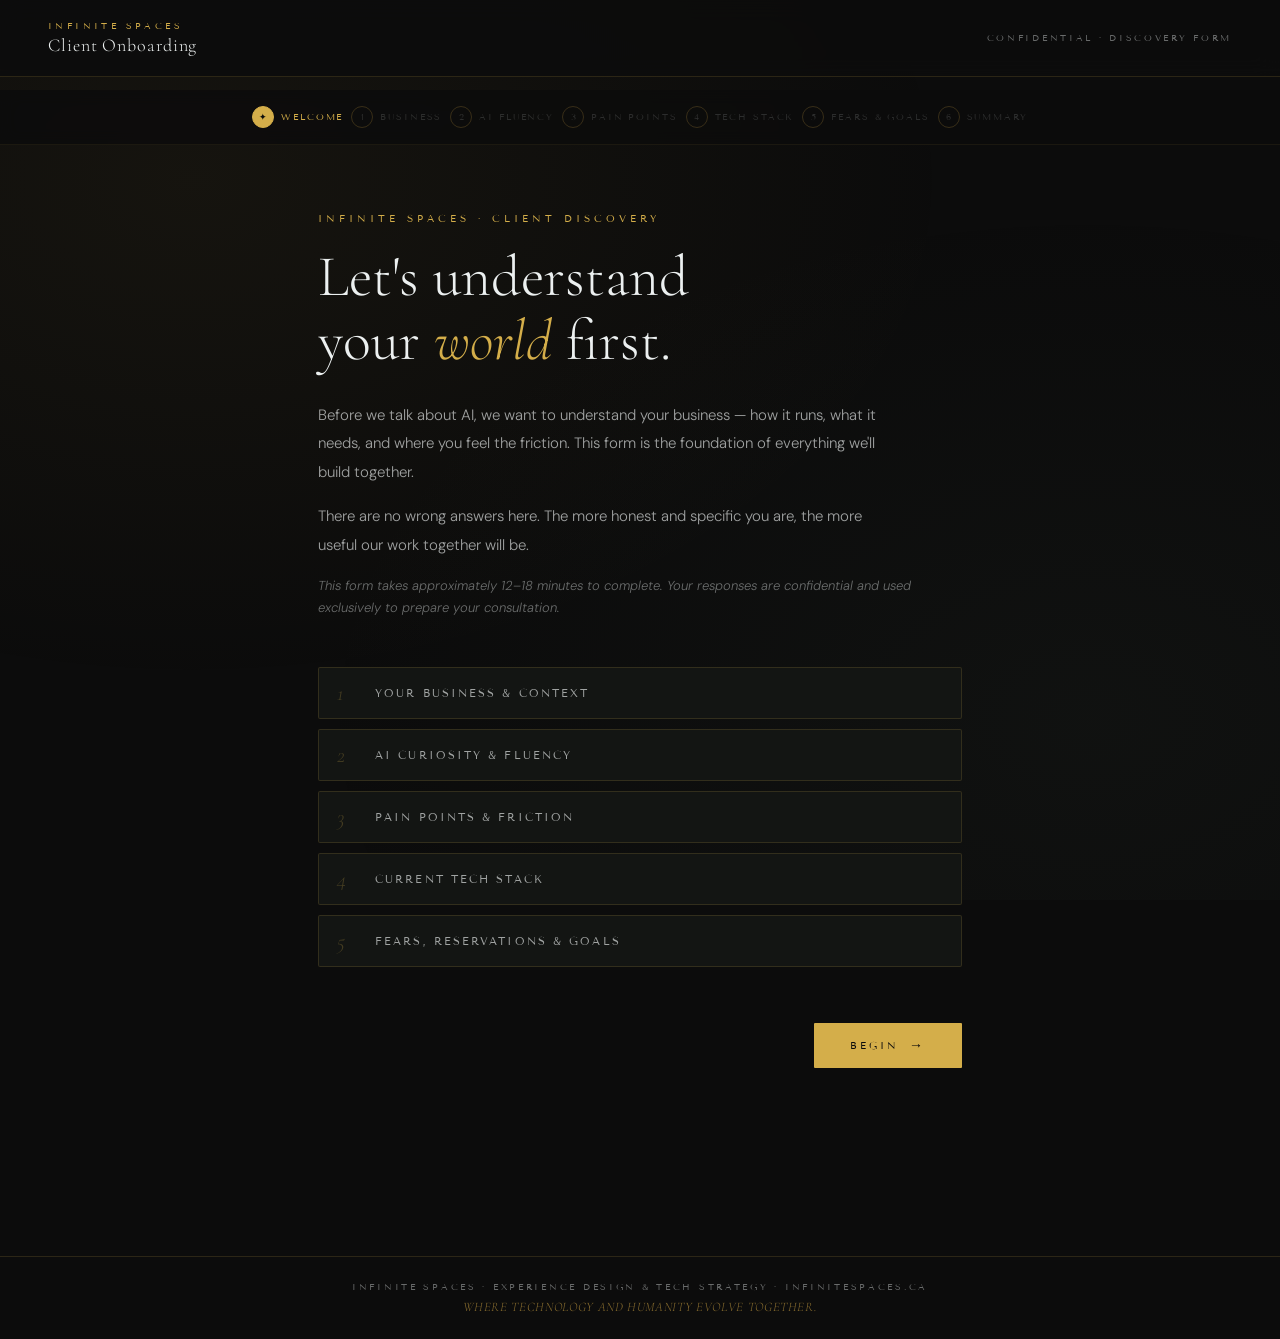
<file: public/welcome.html>
<!DOCTYPE html>
<html lang="en">
<head>
<meta charset="UTF-8"/>
<meta name="viewport" content="width=device-width, initial-scale=1.0"/>
<title>Client Onboarding — Infinite Spaces</title>
<link href="https://fonts.googleapis.com/css2?family=Cormorant+Garamond:ital,wght@0,300;0,400;0,600;1,300;1,400;1,600&family=Tenor+Sans&family=DM+Sans:ital,wght@0,300;0,400;1,300&display=swap" rel="stylesheet"/>
<style>
:root {
  --gold: #d4ae4a;
  --gold-deep: #8a6e2f;
  --gold-dim: rgba(212,174,74,0.12);
  --gold-glow: rgba(212,174,74,0.25);
  --sage: #4a5e4f;
  --sage-mid: #6b8c72;
  --chrome: #ecf0f0;
  --near-black: #0c0c0c;
  --surface: #131513;
  --surface-2: #1a1d1a;
  --surface-3: #1f221f;
  --text: rgba(236,240,240,0.9);
  --text-dim: rgba(236,240,240,0.42);
  --text-mid: rgba(236,240,240,0.65);
  --border: rgba(212,174,74,0.16);
  --border-focus: rgba(212,174,74,0.55);
  --input-bg: rgba(255,255,255,0.04);
  --input-bg-focus: rgba(212,174,74,0.06);
}

*, *::before, *::after { margin: 0; padding: 0; box-sizing: border-box; }

body {
  background: var(--near-black);
  color: var(--text);
  font-family: 'DM Sans', sans-serif;
  font-weight: 300;
  min-height: 100vh;
  overflow-x: hidden;
}

/* ── AMBIENT BG ── */
body::before {
  content: '';
  position: fixed;
  inset: 0;
  background:
    radial-gradient(ellipse at 15% 20%, rgba(212,174,74,0.05) 0%, transparent 50%),
    radial-gradient(ellipse at 85% 80%, rgba(74,94,79,0.07) 0%, transparent 50%);
  pointer-events: none;
  z-index: 0;
}

/* ── HEADER ── */
.site-header {
  position: fixed;
  top: 0; left: 0; right: 0;
  z-index: 100;
  padding: 20px 48px;
  display: flex;
  align-items: center;
  justify-content: space-between;
  border-bottom: 1px solid var(--border);
  background: rgba(12,12,12,0.92);
  backdrop-filter: blur(12px);
}
.header-brand {
  display: flex;
  flex-direction: column;
  gap: 2px;
}
.header-sup {
  font-family: 'Tenor Sans', sans-serif;
  font-size: 8.5px;
  letter-spacing: 0.4em;
  text-transform: uppercase;
  color: var(--gold);
}
.header-name {
  font-family: 'Cormorant Garamond', serif;
  font-size: 18px;
  font-weight: 300;
  color: var(--chrome);
  letter-spacing: 0.05em;
}
.header-doc {
  font-family: 'Tenor Sans', sans-serif;
  font-size: 9px;
  letter-spacing: 0.3em;
  text-transform: uppercase;
  color: var(--text-dim);
}

/* ── PROGRESS BAR ── */
.progress-track {
  position: fixed;
  top: 69px; left: 0; right: 0;
  z-index: 99;
  height: 2px;
  background: rgba(255,255,255,0.05);
}
.progress-fill {
  height: 100%;
  background: linear-gradient(90deg, var(--gold-deep), var(--gold));
  transition: width 0.5s cubic-bezier(0.4, 0, 0.2, 1);
  box-shadow: 0 0 12px rgba(212,174,74,0.4);
}

/* ── STEP INDICATORS ── */
.steps-nav {
  position: fixed;
  top: 90px; left: 0; right: 0;
  z-index: 98;
  display: flex;
  justify-content: center;
  gap: 8px;
  padding: 16px 48px;
  background: rgba(12,12,12,0.85);
  backdrop-filter: blur(8px);
  border-bottom: 1px solid rgba(212,174,74,0.08);
}
.step-dot {
  display: flex;
  align-items: center;
  gap: 7px;
  cursor: pointer;
  opacity: 0.35;
  transition: opacity 0.3s;
}
.step-dot.visited { opacity: 0.55; cursor: pointer; }
.step-dot.active { opacity: 1; }
.dot-circle {
  width: 22px; height: 22px;
  border-radius: 50%;
  border: 1px solid var(--gold-deep);
  display: flex; align-items: center; justify-content: center;
  font-family: 'Tenor Sans', sans-serif;
  font-size: 9px;
  color: var(--text-dim);
  transition: all 0.3s;
  flex-shrink: 0;
}
.step-dot.active .dot-circle {
  background: var(--gold);
  border-color: var(--gold);
  color: var(--near-black);
}
.step-dot.visited .dot-circle {
  background: rgba(212,174,74,0.15);
  border-color: var(--gold-deep);
  color: var(--gold);
}
.dot-label {
  font-family: 'Tenor Sans', sans-serif;
  font-size: 8.5px;
  letter-spacing: 0.22em;
  text-transform: uppercase;
  color: var(--text-dim);
  white-space: nowrap;
}
.step-dot.active .dot-label { color: var(--gold); }

/* ── MAIN CONTAINER ── */
.form-container {
  position: relative;
  z-index: 1;
  padding-top: 152px;
  padding-bottom: 80px;
  min-height: 100vh;
}

/* ── PANELS ── */
.panel {
  display: none;
  max-width: 740px;
  margin: 0 auto;
  padding: 60px 48px;
  animation: fadeUp 0.45s ease forwards;
}
.panel.active { display: block; }
@keyframes fadeUp {
  from { opacity: 0; transform: translateY(18px); }
  to   { opacity: 1; transform: translateY(0); }
}

/* ── WELCOME PANEL ── */
.welcome-eyebrow {
  font-family: 'Tenor Sans', sans-serif;
  font-size: 9.5px;
  letter-spacing: 0.42em;
  text-transform: uppercase;
  color: var(--gold);
  margin-bottom: 20px;
}
.welcome-title {
  font-family: 'Cormorant Garamond', serif;
  font-size: clamp(36px, 5vw, 58px);
  font-weight: 300;
  line-height: 1.1;
  color: var(--chrome);
  margin-bottom: 28px;
}
.welcome-title em { font-style: italic; color: var(--gold); }
.welcome-body {
  font-size: 15px;
  font-weight: 300;
  color: var(--text-mid);
  line-height: 1.9;
  margin-bottom: 16px;
  max-width: 580px;
}
.welcome-note {
  font-size: 13px;
  color: var(--text-dim);
  font-style: italic;
  margin-bottom: 48px;
  line-height: 1.7;
}
.section-list {
  display: flex;
  flex-direction: column;
  gap: 10px;
  margin-bottom: 52px;
}
.section-item {
  display: flex;
  align-items: center;
  gap: 14px;
  padding: 12px 18px;
  background: var(--surface);
  border: 1px solid var(--border);
  border-radius: 2px;
}
.si-num {
  font-family: 'Cormorant Garamond', serif;
  font-style: italic;
  font-size: 22px;
  color: rgba(212,174,74,0.25);
  width: 24px;
  flex-shrink: 0;
}
.si-text {
  font-family: 'Tenor Sans', sans-serif;
  font-size: 10.5px;
  letter-spacing: 0.2em;
  text-transform: uppercase;
  color: var(--text-mid);
}

/* ── SECTION HEADER ── */
.section-eyebrow {
  font-family: 'Tenor Sans', sans-serif;
  font-size: 9px;
  letter-spacing: 0.42em;
  text-transform: uppercase;
  color: var(--gold);
  margin-bottom: 10px;
}
.section-title {
  font-family: 'Cormorant Garamond', serif;
  font-size: clamp(28px, 4vw, 42px);
  font-weight: 300;
  color: var(--chrome);
  line-height: 1.15;
  margin-bottom: 10px;
}
.section-title em { font-style: italic; color: var(--gold); }
.section-desc {
  font-size: 14px;
  font-weight: 300;
  color: var(--text-dim);
  line-height: 1.85;
  margin-bottom: 44px;
  max-width: 560px;
  padding-bottom: 32px;
  border-bottom: 1px solid var(--border);
}

/* ── FORM ELEMENTS ── */
.field-group {
  margin-bottom: 36px;
}
.field-label {
  display: block;
  font-family: 'Tenor Sans', sans-serif;
  font-size: 9.5px;
  letter-spacing: 0.32em;
  text-transform: uppercase;
  color: var(--gold-deep);
  margin-bottom: 10px;
}
.field-hint {
  font-size: 12.5px;
  font-weight: 300;
  color: var(--text-dim);
  font-style: italic;
  margin-bottom: 10px;
  line-height: 1.7;
}
.field-question {
  font-family: 'Cormorant Garamond', serif;
  font-size: 20px;
  font-weight: 400;
  color: var(--chrome);
  margin-bottom: 12px;
  line-height: 1.35;
}

input[type="text"],
input[type="email"],
input[type="url"],
select,
textarea {
  width: 100%;
  background: var(--input-bg);
  border: 1px solid var(--border);
  border-radius: 2px;
  padding: 14px 18px;
  font-family: 'DM Sans', sans-serif;
  font-size: 14px;
  font-weight: 300;
  color: var(--text);
  outline: none;
  transition: border-color 0.2s, background 0.2s, box-shadow 0.2s;
  -webkit-appearance: none;
}
input::placeholder, textarea::placeholder { color: var(--text-dim); }
input:focus, select:focus, textarea:focus {
  border-color: var(--border-focus);
  background: var(--input-bg-focus);
  box-shadow: 0 0 0 3px rgba(212,174,74,0.08);
}
textarea { resize: vertical; min-height: 100px; line-height: 1.75; }
select { cursor: pointer; }
select option { background: #1a1d1a; color: var(--chrome); }

/* Two-column grid */
.two-col { display: grid; grid-template-columns: 1fr 1fr; gap: 20px; }
@media (max-width: 600px) { .two-col { grid-template-columns: 1fr; } }

/* ── SCALE SELECTOR ── */
.scale-wrap {
  display: flex;
  gap: 8px;
  flex-wrap: wrap;
}
.scale-btn {
  width: 48px; height: 48px;
  border: 1px solid var(--border);
  background: var(--input-bg);
  border-radius: 2px;
  font-family: 'Cormorant Garamond', serif;
  font-size: 20px;
  color: var(--text-dim);
  cursor: pointer;
  transition: all 0.2s;
  display: flex; align-items: center; justify-content: center;
}
.scale-btn:hover { border-color: var(--gold-deep); color: var(--chrome); }
.scale-btn.selected {
  background: var(--gold);
  border-color: var(--gold);
  color: var(--near-black);
}
.scale-labels {
  display: flex;
  justify-content: space-between;
  margin-top: 8px;
}
.scale-label {
  font-size: 10px;
  font-weight: 300;
  color: var(--text-dim);
  font-style: italic;
}

/* ── CHECKBOX CHIPS ── */
.chip-grid {
  display: flex;
  flex-wrap: wrap;
  gap: 8px;
}
.chip {
  padding: 9px 16px;
  border: 1px solid var(--border);
  background: var(--input-bg);
  border-radius: 2px;
  font-family: 'Tenor Sans', sans-serif;
  font-size: 9.5px;
  letter-spacing: 0.18em;
  text-transform: uppercase;
  color: var(--text-dim);
  cursor: pointer;
  transition: all 0.2s;
  user-select: none;
}
.chip:hover { border-color: var(--gold-deep); color: var(--text); }
.chip.selected {
  background: var(--gold-dim);
  border-color: var(--gold);
  color: var(--gold);
}

/* ── RADIO CARDS ── */
.radio-cards {
  display: flex;
  flex-direction: column;
  gap: 10px;
}
.radio-card {
  padding: 16px 20px;
  border: 1px solid var(--border);
  background: var(--input-bg);
  border-radius: 2px;
  cursor: pointer;
  transition: all 0.2s;
  display: flex;
  align-items: flex-start;
  gap: 14px;
}
.radio-card:hover { border-color: var(--gold-deep); background: rgba(212,174,74,0.03); }
.radio-card.selected {
  border-color: var(--gold);
  background: var(--gold-dim);
}
.rc-dot {
  width: 16px; height: 16px;
  border-radius: 50%;
  border: 1px solid var(--gold-deep);
  flex-shrink: 0;
  margin-top: 2px;
  transition: all 0.2s;
  display: flex; align-items: center; justify-content: center;
}
.radio-card.selected .rc-dot {
  background: var(--gold);
  border-color: var(--gold);
}
.radio-card.selected .rc-dot::after {
  content: '';
  width: 6px; height: 6px;
  border-radius: 50%;
  background: var(--near-black);
}
.rc-content {}
.rc-title {
  font-family: 'Tenor Sans', sans-serif;
  font-size: 11px;
  letter-spacing: 0.2em;
  text-transform: uppercase;
  color: var(--chrome);
  margin-bottom: 4px;
}
.rc-desc {
  font-size: 12.5px;
  font-weight: 300;
  color: var(--text-dim);
  line-height: 1.65;
}

/* ── DIVIDER ── */
.field-divider {
  height: 1px;
  background: linear-gradient(to right, transparent, var(--border), transparent);
  margin: 44px 0;
}

/* ── NAVIGATION ── */
.nav-row {
  display: flex;
  align-items: center;
  justify-content: space-between;
  margin-top: 56px;
  padding-top: 32px;
  border-top: 1px solid var(--border);
}
.btn-back {
  font-family: 'Tenor Sans', sans-serif;
  font-size: 9.5px;
  letter-spacing: 0.28em;
  text-transform: uppercase;
  color: var(--text-dim);
  background: none;
  border: none;
  cursor: pointer;
  padding: 12px 0;
  transition: color 0.2s;
  display: flex; align-items: center; gap: 8px;
}
.btn-back:hover { color: var(--chrome); }
.btn-back::before { content: '←'; font-size: 14px; }
.btn-next {
  font-family: 'Tenor Sans', sans-serif;
  font-size: 10px;
  letter-spacing: 0.3em;
  text-transform: uppercase;
  color: var(--near-black);
  background: var(--gold);
  border: none;
  padding: 14px 36px;
  cursor: pointer;
  border-radius: 1px;
  transition: all 0.2s;
  display: flex; align-items: center; gap: 10px;
}
.btn-next:hover { background: #e0bc55; box-shadow: 0 0 24px rgba(212,174,74,0.3); }
.btn-next::after { content: '→'; font-size: 14px; }
.btn-submit {
  font-family: 'Tenor Sans', sans-serif;
  font-size: 10px;
  letter-spacing: 0.3em;
  text-transform: uppercase;
  color: var(--near-black);
  background: linear-gradient(135deg, var(--gold), #e8c85a);
  border: none;
  padding: 16px 44px;
  cursor: pointer;
  border-radius: 1px;
  transition: all 0.2s;
}
.btn-submit:hover { box-shadow: 0 0 32px rgba(212,174,74,0.4); }

/* ── SUMMARY PANEL ── */
.summary-grid {
  display: flex;
  flex-direction: column;
  gap: 2px;
  margin-bottom: 40px;
}
.summary-section {
  background: var(--surface);
  border: 1px solid var(--border);
  border-radius: 2px;
  overflow: hidden;
}
.summary-section-title {
  padding: 14px 20px;
  background: var(--surface-2);
  border-bottom: 1px solid var(--border);
  font-family: 'Tenor Sans', sans-serif;
  font-size: 9px;
  letter-spacing: 0.38em;
  text-transform: uppercase;
  color: var(--gold);
}
.summary-rows {}
.summary-row {
  padding: 12px 20px;
  border-bottom: 1px solid rgba(212,174,74,0.06);
  display: grid;
  grid-template-columns: 180px 1fr;
  gap: 16px;
}
.summary-row:last-child { border-bottom: none; }
.sr-key {
  font-size: 11px;
  font-weight: 300;
  color: var(--text-dim);
  font-style: italic;
  padding-top: 1px;
}
.sr-val {
  font-size: 13px;
  font-weight: 300;
  color: var(--text);
  line-height: 1.7;
}

.print-actions {
  display: flex;
  gap: 12px;
  flex-wrap: wrap;
}
.btn-print {
  font-family: 'Tenor Sans', sans-serif;
  font-size: 9.5px;
  letter-spacing: 0.28em;
  text-transform: uppercase;
  color: var(--gold);
  background: none;
  border: 1px solid var(--gold-deep);
  padding: 12px 28px;
  cursor: pointer;
  border-radius: 1px;
  transition: all 0.2s;
}
.btn-print:hover { border-color: var(--gold); background: var(--gold-dim); }
.btn-copy {
  font-family: 'Tenor Sans', sans-serif;
  font-size: 9.5px;
  letter-spacing: 0.28em;
  text-transform: uppercase;
  color: var(--text-dim);
  background: none;
  border: 1px solid var(--border);
  padding: 12px 28px;
  cursor: pointer;
  border-radius: 1px;
  transition: all 0.2s;
}
.btn-copy:hover { color: var(--chrome); border-color: rgba(255,255,255,0.2); }

/* ── FOOTER ── */
.form-footer {
  text-align: center;
  padding: 24px;
  border-top: 1px solid var(--border);
  margin-top: 48px;
  position: relative; z-index: 1;
}
.form-footer p {
  font-family: 'Tenor Sans', sans-serif;
  font-size: 8.5px;
  letter-spacing: 0.32em;
  text-transform: uppercase;
  color: var(--text-dim);
}
.form-footer em {
  font-family: 'Cormorant Garamond', serif;
  font-style: italic;
  font-size: 13px;
  color: var(--gold-deep);
  letter-spacing: 0.05em;
}

@media (max-width: 600px) {
  .site-header { padding: 16px 20px; }
  .steps-nav { padding: 12px 16px; gap: 6px; }
  .dot-label { display: none; }
  .panel { padding: 40px 20px; }
  .summary-row { grid-template-columns: 1fr; gap: 4px; }
}


/* ── SHEET STATUS ── */
.sheet-status {
  margin-top: 20px;
  padding: 14px 20px;
  border-radius: 2px;
  font-family: 'Tenor Sans', sans-serif;
  font-size: 10px;
  letter-spacing: 0.22em;
  text-transform: uppercase;
  display: none;
}
.sheet-status.sending { display: block; background: rgba(212,174,74,0.08); color: var(--gold); border: 1px solid var(--border); }
.sheet-status.success  { display: block; background: rgba(74,94,79,0.15); color: var(--sage-mid); border: 1px solid rgba(107,140,114,0.3); }
.sheet-status.error    { display: block; background: rgba(180,60,60,0.1); color: #c47; border: 1px solid rgba(180,60,60,0.2); }

@media print {
  /* Hide all UI chrome */
  .site-header, .progress-track, .steps-nav, .nav-row,
  .print-actions, .form-footer, body::before { display: none !important; }

  /* Force white everywhere — overrides background-color suppression */
  *, *::before, *::after {
    background: white !important;
    -webkit-print-color-adjust: exact !important;
    print-color-adjust: exact !important;
    color-adjust: exact !important;
  }

  html, body {
    background: white !important;
    color: #111 !important;
    font-size: 13px;
  }

  .form-container { padding-top: 0 !important; }
  .panel { padding: 24px 0 !important; display: none !important; }
  .panel#panel-6 { display: block !important; }

  /* Summary title bar */
  .section-eyebrow { color: #8a6e2f !important; font-size: 9px; }
  .section-title { color: #111 !important; font-size: 26px !important; }
  .section-title em { color: #8a6e2f !important; }
  .section-desc { color: #555 !important; border-bottom-color: #ddd !important; }

  /* Summary sections */
  .summary-grid { gap: 6px !important; }
  .summary-section {
    border: 1px solid #ddd !important;
    border-radius: 2px;
    page-break-inside: avoid;
  }
  .summary-section-title {
    background: #f7f4ee !important;
    color: #8a6e2f !important;
    border-bottom: 1px solid #e0d8c8 !important;
    padding: 10px 16px !important;
    font-size: 8.5px !important;
  }
  .summary-row {
    border-bottom: 1px solid #f0ede6 !important;
    padding: 10px 16px !important;
  }
  .sr-key { color: #888 !important; font-size: 11px !important; }
  .sr-val { color: #111 !important; font-size: 13px !important; }

  /* Print header to replace site-header */
  .print-header-inject {
    display: block !important;
    padding-bottom: 16px;
    margin-bottom: 20px;
    border-bottom: 2px solid #d4ae4a;
  }
  .print-header-inject .ph-brand {
    font-family: 'Tenor Sans', sans-serif;
    font-size: 8px;
    letter-spacing: 0.38em;
    text-transform: uppercase;
    color: #8a6e2f !important;
    margin-bottom: 4px;
  }
  .print-header-inject .ph-title {
    font-family: 'Cormorant Garamond', serif;
    font-size: 22px;
    font-weight: 300;
    color: #111 !important;
  }
  .print-header-inject .ph-title em {
    font-style: italic;
    color: #8a6e2f !important;
  }
  .print-header-inject .ph-meta {
    font-size: 10px;
    color: #888 !important;
    margin-top: 4px;
  }
}
</style>
</head>
<body>

<!-- HEADER -->
<header class="site-header">
  <div class="header-brand">
    <span class="header-sup">Infinite Spaces</span>
    <span class="header-name">Client Onboarding</span>
  </div>
  <span class="header-doc">Confidential · Discovery Form</span>
</header>

<!-- PROGRESS -->
<div class="progress-track">
  <div class="progress-fill" id="progressFill" style="width: 0%"></div>
</div>

<!-- STEP DOTS -->
<nav class="steps-nav" id="stepsNav">
  <div class="step-dot active" data-step="0" onclick="goToStep(0)">
    <div class="dot-circle">✦</div>
    <span class="dot-label">Welcome</span>
  </div>
  <div class="step-dot" data-step="1" onclick="goToStep(1)">
    <div class="dot-circle">1</div>
    <span class="dot-label">Business</span>
  </div>
  <div class="step-dot" data-step="2" onclick="goToStep(2)">
    <div class="dot-circle">2</div>
    <span class="dot-label">AI Fluency</span>
  </div>
  <div class="step-dot" data-step="3" onclick="goToStep(3)">
    <div class="dot-circle">3</div>
    <span class="dot-label">Pain Points</span>
  </div>
  <div class="step-dot" data-step="4" onclick="goToStep(4)">
    <div class="dot-circle">4</div>
    <span class="dot-label">Tech Stack</span>
  </div>
  <div class="step-dot" data-step="5" onclick="goToStep(5)">
    <div class="dot-circle">5</div>
    <span class="dot-label">Fears & Goals</span>
  </div>
  <div class="step-dot" data-step="6" onclick="goToStep(6)">
    <div class="dot-circle">6</div>
    <span class="dot-label">Summary</span>
  </div>
</nav>

<div class="form-container">

  <!-- ══ WELCOME ══ -->
  <div class="panel active" id="panel-0">
    <p class="welcome-eyebrow">Infinite Spaces · Client Discovery</p>
    <h1 class="welcome-title">Let's understand<br>your <em>world</em> first.</h1>
    <p class="welcome-body">Before we talk about AI, we want to understand your business — how it runs, what it needs, and where you feel the friction. This form is the foundation of everything we'll build together.</p>
    <p class="welcome-body">There are no wrong answers here. The more honest and specific you are, the more useful our work together will be.</p>
    <p class="welcome-note">This form takes approximately 12–18 minutes to complete. Your responses are confidential and used exclusively to prepare your consultation.</p>

    <div class="section-list">
      <div class="section-item"><span class="si-num">1</span><span class="si-text">Your Business & Context</span></div>
      <div class="section-item"><span class="si-num">2</span><span class="si-text">AI Curiosity & Fluency</span></div>
      <div class="section-item"><span class="si-num">3</span><span class="si-text">Pain Points & Friction</span></div>
      <div class="section-item"><span class="si-num">4</span><span class="si-text">Current Tech Stack</span></div>
      <div class="section-item"><span class="si-num">5</span><span class="si-text">Fears, Reservations & Goals</span></div>
    </div>

    <div class="nav-row" style="border-top: none; padding-top: 0; justify-content: flex-end;">
      <button class="btn-next" onclick="nextStep()">Begin</button>
    </div>
  </div>

  <!-- ══ SECTION 1: BUSINESS ══ -->
  <div class="panel" id="panel-1">
    <p class="section-eyebrow">Section 01 of 05</p>
    <h2 class="section-title">Your Business<br>& <em>Context</em></h2>
    <p class="section-desc">Help me understand the landscape of your organization — the people, the pace, and the way decisions get made.</p>

    <div class="two-col">
      <div class="field-group">
        <label class="field-label">Your Name</label>
        <input type="text" id="f_name" placeholder="Full name"/>
      </div>
      <div class="field-group">
        <label class="field-label">Your Role / Title</label>
        <input type="text" id="f_role" placeholder="e.g. CEO, Head of Operations"/>
      </div>
    </div>

    <div class="two-col">
      <div class="field-group">
        <label class="field-label">Company Name</label>
        <input type="text" id="f_company" placeholder="Organization name"/>
      </div>
      <div class="field-group">
        <label class="field-label">Industry / Sector</label>
        <input type="text" id="f_industry" placeholder="e.g. Hospitality, Real Estate, Retail"/>
      </div>
    </div>

    <div class="two-col">
      <div class="field-group">
        <label class="field-label">Email Address</label>
        <input type="email" id="f_email" placeholder="your@email.com"/>
      </div>
      <div class="field-group">
        <label class="field-label">Company Website</label>
        <input type="url" id="f_website" placeholder="https://"/>
      </div>
    </div>

    <div class="field-divider"></div>

    <div class="field-group">
      <p class="field-question">How would you describe your business to someone who has never heard of it?</p>
      <p class="field-hint">Don't use industry jargon — explain it the way you would to a curious friend.</p>
      <textarea id="f_biz_desc" rows="4" placeholder="What you do, who you serve, and why it matters..."></textarea>
    </div>

    <div class="field-group">
      <label class="field-label">Team Size</label>
      <div class="radio-cards" id="rc_team_size">
        <div class="radio-card" onclick="selectRadio('rc_team_size', this, 'f_team_size', 'Solo / Founder-led (1–2)')">
          <div class="rc-dot"></div><div class="rc-content"><div class="rc-title">Solo / Founder-led</div><div class="rc-desc">1–2 people</div></div>
        </div>
        <div class="radio-card" onclick="selectRadio('rc_team_size', this, 'f_team_size', 'Small team (3–15)')">
          <div class="rc-dot"></div><div class="rc-content"><div class="rc-title">Small team</div><div class="rc-desc">3–15 people</div></div>
        </div>
        <div class="radio-card" onclick="selectRadio('rc_team_size', this, 'f_team_size', 'Mid-size (16–100)')">
          <div class="rc-dot"></div><div class="rc-content"><div class="rc-title">Mid-size</div><div class="rc-desc">16–100 people</div></div>
        </div>
        <div class="radio-card" onclick="selectRadio('rc_team_size', this, 'f_team_size', 'Enterprise (100+)')">
          <div class="rc-dot"></div><div class="rc-content"><div class="rc-title">Enterprise</div><div class="rc-desc">100+ people</div></div>
        </div>
      </div>
      <input type="hidden" id="f_team_size"/>
    </div>

    <div class="field-group">
      <p class="field-question">Who are your customers, and how do you typically reach them?</p>
      <textarea id="f_customers" rows="3" placeholder="Who they are, how they find you, what they need from you..."></textarea>
    </div>

    <div class="field-group">
      <p class="field-question">What does a typical week look like operationally — where does most of your team's time go?</p>
      <textarea id="f_ops_week" rows="3" placeholder="Day-to-day activities, recurring tasks, where attention gets consumed..."></textarea>
    </div>

    <div class="nav-row">
      <button class="btn-back" onclick="prevStep()">Back</button>
      <button class="btn-next" onclick="nextStep()">AI Fluency</button>
    </div>
  </div>

  <!-- ══ SECTION 2: AI FLUENCY ══ -->
  <div class="panel" id="panel-2">
    <p class="section-eyebrow">Section 02 of 05</p>
    <h2 class="section-title">AI Curiosity<br>& <em>Fluency</em></h2>
    <p class="section-desc">There's no right level to be at. I want to understand where you're starting from so I can meet you there — not where I assume you are.</p>

    <div class="field-group">
      <p class="field-question">What brought you to exploring AI consulting right now?</p>
      <p class="field-hint">Something shifted — what was it? A conversation, a frustration, a competitor, a moment of curiosity?</p>
      <textarea id="f_why_now" rows="4" placeholder="What triggered this interest or this search..."></textarea>
    </div>

    <div class="field-group">
      <label class="field-label">How would you rate your current AI fluency?</label>
      <p class="field-hint">1 = "I've heard the word ChatGPT" · 10 = "I build custom AI workflows regularly"</p>
      <div class="scale-wrap" id="scale_fluency"></div>
      <div class="scale-labels">
        <span class="scale-label">Complete beginner</span>
        <span class="scale-label">Advanced practitioner</span>
      </div>
      <input type="hidden" id="f_ai_fluency"/>
    </div>

    <div class="field-group">
      <label class="field-label">Which AI tools have you or your team used? (Select all that apply)</label>
      <div class="chip-grid" id="chips_ai_tools">
        <div class="chip" onclick="toggleChip(this)">ChatGPT</div>
        <div class="chip" onclick="toggleChip(this)">Claude</div>
        <div class="chip" onclick="toggleChip(this)">Gemini</div>
        <div class="chip" onclick="toggleChip(this)">Copilot / Microsoft 365 AI</div>
        <div class="chip" onclick="toggleChip(this)">Midjourney / DALL-E</div>
        <div class="chip" onclick="toggleChip(this)">Notion AI</div>
        <div class="chip" onclick="toggleChip(this)">HubSpot AI</div>
        <div class="chip" onclick="toggleChip(this)">Zapier / Make</div>
        <div class="chip" onclick="toggleChip(this)">Perplexity</div>
        <div class="chip" onclick="toggleChip(this)">Voice assistants (Alexa, Siri)</div>
        <div class="chip" onclick="toggleChip(this)">None yet</div>
      </div>
      <input type="hidden" id="f_ai_tools"/>
    </div>

    <div class="field-group">
      <p class="field-question">Has your business attempted to implement any AI tools or automations before?</p>
      <div class="radio-cards" id="rc_ai_prev">
        <div class="radio-card" onclick="selectRadio('rc_ai_prev', this, 'f_ai_prev', 'No — this would be our first implementation')">
          <div class="rc-dot"></div><div class="rc-content"><div class="rc-title">No</div><div class="rc-desc">This would be our first real implementation</div></div>
        </div>
        <div class="radio-card" onclick="selectRadio('rc_ai_prev', this, 'f_ai_prev', 'We tried but it didn\'t stick')">
          <div class="rc-dot"></div><div class="rc-content"><div class="rc-title">We tried, but it didn't stick</div><div class="rc-desc">Some experiments that didn't lead anywhere lasting</div></div>
        </div>
        <div class="radio-card" onclick="selectRadio('rc_ai_prev', this, 'f_ai_prev', 'Yes — we have some AI in use already')">
          <div class="rc-dot"></div><div class="rc-content"><div class="rc-title">Yes — some things are already running</div><div class="rc-desc">We have AI in use but want to expand or improve</div></div>
        </div>
      </div>
      <input type="hidden" id="f_ai_prev"/>
    </div>

    <div class="field-group">
      <p class="field-question">If you've experimented with AI before — what worked, and what didn't?</p>
      <p class="field-hint">Skip this if you're starting fresh.</p>
      <textarea id="f_ai_exp" rows="3" placeholder="What you tried, where it fell short, what surprised you..."></textarea>
    </div>

    <div class="field-group">
      <p class="field-question">In an ideal world, what would AI make easier or possible in your business that feels hard or impossible today?</p>
      <textarea id="f_ai_dream" rows="4" placeholder="Don't limit yourself to what you think is realistic — describe the outcome you'd love..."></textarea>
    </div>

    <div class="nav-row">
      <button class="btn-back" onclick="prevStep()">Back</button>
      <button class="btn-next" onclick="nextStep()">Pain Points</button>
    </div>
  </div>

  <!-- ══ SECTION 3: PAIN POINTS ══ -->
  <div class="panel" id="panel-3">
    <p class="section-eyebrow">Section 03 of 05</p>
    <h2 class="section-title">Friction, <em>Bottlenecks</em><br>& Pain Points</h2>
    <p class="section-desc">This is the most important section. Be as specific and honest as you can — the problems you name here are exactly what we'll work to untangle.</p>

    <div class="field-group">
      <p class="field-question">What is the single biggest operational frustration in your business right now?</p>
      <p class="field-hint">The thing that, if it disappeared tomorrow, would make the biggest difference to your team.</p>
      <textarea id="f_top_pain" rows="4" placeholder="Name it directly — the more specific the better..."></textarea>
    </div>

    <div class="field-group">
      <label class="field-label">Which of these operational challenges do you recognize? (Select all that apply)</label>
      <div class="chip-grid" id="chips_challenges">
        <div class="chip" onclick="toggleChip(this)">Too much manual data entry</div>
        <div class="chip" onclick="toggleChip(this)">Slow or inconsistent customer responses</div>
        <div class="chip" onclick="toggleChip(this)">Reporting that takes too long to prepare</div>
        <div class="chip" onclick="toggleChip(this)">Onboarding new staff is slow and expensive</div>
        <div class="chip" onclick="toggleChip(this)">Too much time in email</div>
        <div class="chip" onclick="toggleChip(this)">Scheduling and coordination chaos</div>
        <div class="chip" onclick="toggleChip(this)">Hard to get insights from our data</div>
        <div class="chip" onclick="toggleChip(this)">Marketing content takes too long to produce</div>
        <div class="chip" onclick="toggleChip(this)">Leads fall through the cracks</div>
        <div class="chip" onclick="toggleChip(this)">Customer complaints about slow service</div>
        <div class="chip" onclick="toggleChip(this)">Repetitive tasks eating team time</div>
        <div class="chip" onclick="toggleChip(this)">Disconnected tools that don't talk to each other</div>
        <div class="chip" onclick="toggleChip(this)">Inconsistent quality across the team</div>
        <div class="chip" onclick="toggleChip(this)">Decision-making is slow without good data</div>
      </div>
      <input type="hidden" id="f_challenges"/>
    </div>

    <div class="field-group">
      <p class="field-question">Where does your team spend the most time on tasks that feel repetitive or below their skill level?</p>
      <textarea id="f_repetitive" rows="3" placeholder="Tasks that shouldn't require a human to execute every time..."></textarea>
    </div>

    <div class="field-group">
      <p class="field-question">Are there any customer experience gaps you're aware of but haven't found a solution for yet?</p>
      <textarea id="f_cx_gaps" rows="3" placeholder="Moments where customers wait too long, get confused, or don't get what they need..."></textarea>
    </div>

    <div class="field-group">
      <label class="field-label">How urgent is solving these problems?</label>
      <div class="radio-cards" id="rc_urgency">
        <div class="radio-card" onclick="selectRadio('rc_urgency', this, 'f_urgency', 'Critical — affecting our ability to grow or operate')">
          <div class="rc-dot"></div><div class="rc-content"><div class="rc-title">Critical</div><div class="rc-desc">Actively affecting our ability to grow or operate well</div></div>
        </div>
        <div class="radio-card" onclick="selectRadio('rc_urgency', this, 'f_urgency', 'Important — a drag on performance but manageable for now')">
          <div class="rc-dot"></div><div class="rc-content"><div class="rc-title">Important</div><div class="rc-desc">A drag on performance, but manageable for now</div></div>
        </div>
        <div class="radio-card" onclick="selectRadio('rc_urgency', this, 'f_urgency', 'Forward-planning — exploring before it becomes urgent')">
          <div class="rc-dot"></div><div class="rc-content"><div class="rc-title">Forward-planning</div><div class="rc-desc">We're exploring before it becomes a problem</div></div>
        </div>
      </div>
      <input type="hidden" id="f_urgency"/>
    </div>

    <div class="nav-row">
      <button class="btn-back" onclick="prevStep()">Back</button>
      <button class="btn-next" onclick="nextStep()">Tech Stack</button>
    </div>
  </div>

  <!-- ══ SECTION 4: TECH STACK ══ -->
  <div class="panel" id="panel-4">
    <p class="section-eyebrow">Section 04 of 05</p>
    <h2 class="section-title">Current<br><em>Tech Stack</em></h2>
    <p class="section-desc">Understanding your existing tools helps me assess what's possible without disrupting what's already working. You don't need to know every detail — name what you can.</p>

    <div class="field-group">
      <label class="field-label">CRM / Customer Management</label>
      <p class="field-hint">How do you track clients, leads, or customer relationships?</p>
      <div class="chip-grid" id="chips_crm">
        <div class="chip" onclick="toggleChip(this)">Salesforce</div>
        <div class="chip" onclick="toggleChip(this)">HubSpot</div>
        <div class="chip" onclick="toggleChip(this)">Zoho CRM</div>
        <div class="chip" onclick="toggleChip(this)">Monday.com</div>
        <div class="chip" onclick="toggleChip(this)">Pipedrive</div>
        <div class="chip" onclick="toggleChip(this)">Airtable</div>
        <div class="chip" onclick="toggleChip(this)">Spreadsheets only</div>
        <div class="chip" onclick="toggleChip(this)">None / Not formalized</div>
      </div>
      <input type="hidden" id="f_crm"/>
      <input type="text" id="f_crm_other" placeholder="Other CRM tool..." style="margin-top:10px;"/>
    </div>

    <div class="field-group">
      <label class="field-label">Communication & Collaboration</label>
      <div class="chip-grid" id="chips_comms">
        <div class="chip" onclick="toggleChip(this)">Slack</div>
        <div class="chip" onclick="toggleChip(this)">Microsoft Teams</div>
        <div class="chip" onclick="toggleChip(this)">Google Workspace</div>
        <div class="chip" onclick="toggleChip(this)">Zoom</div>
        <div class="chip" onclick="toggleChip(this)">Notion</div>
        <div class="chip" onclick="toggleChip(this)">Asana / ClickUp</div>
        <div class="chip" onclick="toggleChip(this)">Email only</div>
      </div>
      <input type="hidden" id="f_comms"/>
    </div>

    <div class="field-group">
      <label class="field-label">Marketing & Sales Tools</label>
      <div class="chip-grid" id="chips_marketing">
        <div class="chip" onclick="toggleChip(this)">Mailchimp</div>
        <div class="chip" onclick="toggleChip(this)">ActiveCampaign</div>
        <div class="chip" onclick="toggleChip(this)">Klaviyo</div>
        <div class="chip" onclick="toggleChip(this)">Meta Ads Manager</div>
        <div class="chip" onclick="toggleChip(this)">Google Ads</div>
        <div class="chip" onclick="toggleChip(this)">Hootsuite / Buffer</div>
        <div class="chip" onclick="toggleChip(this)">Canva</div>
        <div class="chip" onclick="toggleChip(this)">Shopify</div>
        <div class="chip" onclick="toggleChip(this)">WordPress</div>
        <div class="chip" onclick="toggleChip(this)">Squarespace / Wix</div>
      </div>
      <input type="hidden" id="f_marketing"/>
    </div>

    <div class="field-group">
      <label class="field-label">Operations, Finance & Scheduling</label>
      <div class="chip-grid" id="chips_ops">
        <div class="chip" onclick="toggleChip(this)">QuickBooks</div>
        <div class="chip" onclick="toggleChip(this)">Xero</div>
        <div class="chip" onclick="toggleChip(this)">FreshBooks</div>
        <div class="chip" onclick="toggleChip(this)">Square / Stripe</div>
        <div class="chip" onclick="toggleChip(this)">Calendly / Acuity</div>
        <div class="chip" onclick="toggleChip(this)">Mindbody</div>
        <div class="chip" onclick="toggleChip(this)">Jobber</div>
        <div class="chip" onclick="toggleChip(this)">ServiceTitan</div>
        <div class="chip" onclick="toggleChip(this)">Gusto / ADP</div>
      </div>
      <input type="hidden" id="f_ops"/>
      <input type="text" id="f_ops_other" placeholder="Other tools not listed..." style="margin-top:10px;"/>
    </div>

    <div class="field-group">
      <p class="field-question">Are there any tools your team has strong opinions about — ones they love or refuse to give up?</p>
      <p class="field-hint">This helps me design around what already has buy-in.</p>
      <textarea id="f_beloved_tools" rows="3" placeholder="Tools that are non-negotiable for your team..."></textarea>
    </div>

    <div class="field-group">
      <p class="field-question">Are there any tools causing the most frustration or that you'd happily replace?</p>
      <textarea id="f_hated_tools" rows="3" placeholder="What isn't working and why..."></textarea>
    </div>

    <div class="field-group">
      <label class="field-label">How would you describe your team's overall comfort with adopting new technology?</label>
      <p class="field-hint">1 = "Any change creates resistance" · 10 = "We love trying new tools"</p>
      <div class="scale-wrap" id="scale_tech_comfort"></div>
      <div class="scale-labels">
        <span class="scale-label">Very resistant to change</span>
        <span class="scale-label">Enthusiastic early adopters</span>
      </div>
      <input type="hidden" id="f_tech_comfort"/>
    </div>

    <div class="nav-row">
      <button class="btn-back" onclick="prevStep()">Back</button>
      <button class="btn-next" onclick="nextStep()">Fears & Goals</button>
    </div>
  </div>

  <!-- ══ SECTION 5: FEARS & GOALS ══ -->
  <div class="panel" id="panel-5">
    <p class="section-eyebrow">Section 05 of 05</p>
    <h2 class="section-title">Fears, Reservations<br>& <em>Vision</em></h2>
    <p class="section-desc">This is where we get honest about what's holding you back — and where we want to end up. Both matter equally.</p>

    <div class="field-group">
      <label class="field-label">What concerns or reservations do you have about implementing AI?</label>
      <p class="field-hint">Select everything that resonates — there are no wrong answers.</p>
      <div class="chip-grid" id="chips_fears">
        <div class="chip" onclick="toggleChip(this)">It will feel impersonal to our customers</div>
        <div class="chip" onclick="toggleChip(this)">My team won't trust it or use it</div>
        <div class="chip" onclick="toggleChip(this)">It's too expensive to implement properly</div>
        <div class="chip" onclick="toggleChip(this)">We'll become dependent on it and lose control</div>
        <div class="chip" onclick="toggleChip(this)">Our data or clients' data won't be secure</div>
        <div class="chip" onclick="toggleChip(this)">AI will replace jobs and affect morale</div>
        <div class="chip" onclick="toggleChip(this)">It will break what's already working</div>
        <div class="chip" onclick="toggleChip(this)">We'll invest and not see results</div>
        <div class="chip" onclick="toggleChip(this)">The technology moves too fast — we'll fall behind again</div>
        <div class="chip" onclick="toggleChip(this)">I don't understand it well enough to oversee it</div>
        <div class="chip" onclick="toggleChip(this)">Our industry isn't ready for it</div>
        <div class="chip" onclick="toggleChip(this)">No specific fears — genuinely open</div>
      </div>
      <input type="hidden" id="f_fears"/>
    </div>

    <div class="field-group">
      <p class="field-question">Is there a specific fear or concern that isn't on that list — something more personal to your situation?</p>
      <textarea id="f_fear_other" rows="3" placeholder="Anything specific to your business, team, or customers..."></textarea>
    </div>

    <div class="field-divider"></div>

    <div class="field-group">
      <p class="field-question">What would a successful outcome from this engagement look like for you — in 90 days?</p>
      <p class="field-hint">Be specific. "We feel better about AI" is a start — but "our response time is cut in half" is what we'll build toward.</p>
      <textarea id="f_outcome_90" rows="4" placeholder="What would need to be true for you to feel this was worth your time and investment..."></textarea>
    </div>

    <div class="field-group">
      <p class="field-question">And in 12 months — what does AI-enabled look like for your business at its best?</p>
      <textarea id="f_outcome_12m" rows="4" placeholder="The version of your business that made this all worth it..."></textarea>
    </div>

    <div class="field-group">
      <label class="field-label">What is your primary goal for this engagement?</label>
      <div class="radio-cards" id="rc_primary_goal">
        <div class="radio-card" onclick="selectRadio('rc_primary_goal', this, 'f_primary_goal', 'Save time — reduce operational workload')">
          <div class="rc-dot"></div><div class="rc-content"><div class="rc-title">Save time</div><div class="rc-desc">Reduce the operational workload on my team</div></div>
        </div>
        <div class="radio-card" onclick="selectRadio('rc_primary_goal', this, 'f_primary_goal', 'Improve customer experience')">
          <div class="rc-dot"></div><div class="rc-content"><div class="rc-title">Improve customer experience</div><div class="rc-desc">Make interactions faster, warmer, or more consistent</div></div>
        </div>
        <div class="radio-card" onclick="selectRadio('rc_primary_goal', this, 'f_primary_goal', 'Make better decisions with data')">
          <div class="rc-dot"></div><div class="rc-content"><div class="rc-title">Make better decisions with data</div><div class="rc-desc">Turn our existing data into insight and strategy</div></div>
        </div>
        <div class="radio-card" onclick="selectRadio('rc_primary_goal', this, 'f_primary_goal', 'Scale without proportional headcount growth')">
          <div class="rc-dot"></div><div class="rc-content"><div class="rc-title">Scale without hiring proportionally</div><div class="rc-desc">Grow revenue without growing headcount at the same rate</div></div>
        </div>
        <div class="radio-card" onclick="selectRadio('rc_primary_goal', this, 'f_primary_goal', 'Stay competitive — not fall behind')">
          <div class="rc-dot"></div><div class="rc-content"><div class="rc-title">Stay competitive</div><div class="rc-desc">Ensure AI doesn't become a disadvantage against competitors</div></div>
        </div>
      </div>
      <input type="hidden" id="f_primary_goal"/>
    </div>

    <div class="field-group">
      <p class="field-question">Is there anything else you want me to know before we meet — context, history, or a gut feeling about what you need?</p>
      <textarea id="f_anything_else" rows="4" placeholder="Whatever feels important to share that the questions didn't ask..."></textarea>
    </div>

    <div class="nav-row">
      <button class="btn-back" onclick="prevStep()">Back</button>
      <button class="btn-submit" onclick="buildSummary()">Review My Responses →</button>
    </div>
  </div>

  <!-- ══ SUMMARY ══ -->
  <div class="panel" id="panel-6">
    <div class="print-header-inject" style="display:none;">
      <div class="ph-brand">Infinite Spaces · Client Discovery · Confidential</div>
      <div class="ph-title">Client Discovery <em>Summary</em></div>
      <div class="ph-meta" id="printMeta"></div>
    </div>
    <p class="section-eyebrow">Discovery Summary</p>
    <h2 class="section-title">Your <em>Profile</em></h2>
    <p class="section-desc">Here's everything you've shared. Review it before your consultation — and keep a copy for your own reference.</p>

    <div class="summary-grid" id="summaryContent"></div>
    <div class="sheet-status" id="sheetStatus"></div>

    <div class="print-actions">
      <button class="btn-print" onclick="window.print()">Print / Save as PDF</button>
      <button class="btn-copy" id="copyAllBtn" onclick="copyAllText()">Copy All Text</button>
    </div>

    <div class="nav-row">
      <button class="btn-back" onclick="prevStep()">Edit Responses</button>
    </div>
  </div>

</div>

<footer class="form-footer">
  <p>Infinite Spaces · Experience Design & Tech Strategy · infinitespaces.ca</p>
  <p style="margin-top:6px;"><em>Where technology and humanity evolve together.</em></p>
</footer>

<script>
let currentStep = 0;
const totalSteps = 6;

// Build scales on load
function buildScale(containerId, hiddenId, max=10) {
  const wrap = document.getElementById(containerId);
  if (!wrap) return;
  wrap.innerHTML = '';
  for (let i = 1; i <= max; i++) {
    const btn = document.createElement('button');
    btn.type = 'button';
    btn.className = 'scale-btn';
    btn.textContent = i;
    btn.onclick = () => {
      wrap.querySelectorAll('.scale-btn').forEach(b => b.classList.remove('selected'));
      btn.classList.add('selected');
      document.getElementById(hiddenId).value = i;
    };
    wrap.appendChild(btn);
  }
}
buildScale('scale_fluency', 'f_ai_fluency');
buildScale('scale_tech_comfort', 'f_tech_comfort');

function updateProgress() {
  const pct = currentStep === 0 ? 0 : (currentStep / totalSteps) * 100;
  document.getElementById('progressFill').style.width = pct + '%';
  document.querySelectorAll('.step-dot').forEach((dot, i) => {
    dot.classList.remove('active', 'visited');
    if (i === currentStep) dot.classList.add('active');
    else if (i < currentStep) dot.classList.add('visited');
  });
}

function showPanel(step) {
  document.querySelectorAll('.panel').forEach(p => p.classList.remove('active'));
  document.getElementById('panel-' + step).classList.add('active');
  window.scrollTo({ top: 0, behavior: 'smooth' });
  currentStep = step;
  updateProgress();
}

function nextStep() { if (currentStep < totalSteps) showPanel(currentStep + 1); }
function prevStep() { if (currentStep > 0) showPanel(currentStep - 1); }
function goToStep(step) {
  const dot = document.querySelectorAll('.step-dot')[step];
  if (dot.classList.contains('visited') || dot.classList.contains('active')) showPanel(step);
}

function selectRadio(groupId, el, hiddenId, value) {
  document.querySelectorAll('#' + groupId + ' .radio-card').forEach(c => c.classList.remove('selected'));
  el.classList.add('selected');
  document.getElementById(hiddenId).value = value;
}

function toggleChip(el) {
  el.classList.toggle('selected');
}

function getChipValues(containerId) {
  const chips = document.querySelectorAll('#' + containerId + ' .chip.selected');
  return Array.from(chips).map(c => c.textContent.trim()).join(', ');
}

function val(id) {
  const el = document.getElementById(id);
  return el ? (el.value || '').trim() : '';
}

// ── REPLACE THIS with your deployed Apps Script URL ──
const SHEET_WEBHOOK = 'https://script.google.com/macros/s/AKfycby2jwOGsPSoePzD3cGbUqjbZ64eL7qebL5BeRXVA-Y4EmAK433zfcDi97gaNWAMzmgpvA/exec';

function submitToSheet(sections) {
  const statusEl = document.getElementById('sheetStatus');
  if (!SHEET_WEBHOOK || SHEET_WEBHOOK === 'YOUR_APPS_SCRIPT_URL_HERE') {
    statusEl.className = 'sheet-status error';
    statusEl.textContent = 'Sheet webhook not configured — use Copy All Text to save responses.';
    return;
  }
  const payload = { submittedAt: new Date().toISOString() };
  sections.forEach(s => s.rows.forEach(([k, v]) => { if (v) payload[k] = v; }));
  statusEl.className = 'sheet-status sending';
  statusEl.textContent = 'Saving your responses…';
  fetch(SHEET_WEBHOOK, {
    method: 'POST',
    mode: 'no-cors',
    headers: { 'Content-Type': 'application/json' },
    body: JSON.stringify(payload)
  })
  .then(() => {
    statusEl.className = 'sheet-status success';
    statusEl.textContent = '✓ Responses saved — Infinite Spaces has been notified.';
  })
  .catch(() => {
    statusEl.className = 'sheet-status error';
    statusEl.textContent = 'Could not save automatically. Please use Copy All Text below.';
  });
}

function buildSummary() {
  // Collect chip values into hidden inputs
  document.getElementById('f_ai_tools').value = getChipValues('chips_ai_tools');
  document.getElementById('f_challenges').value = getChipValues('chips_challenges');
  document.getElementById('f_crm').value = getChipValues('chips_crm');
  document.getElementById('f_comms').value = getChipValues('chips_comms');
  document.getElementById('f_marketing').value = getChipValues('chips_marketing');
  document.getElementById('f_ops').value = getChipValues('chips_ops');
  document.getElementById('f_fears').value = getChipValues('chips_fears');

  // Populate print header meta
  const nameVal = val('f_name');
  const companyVal = val('f_company');
  const dateStr = new Date().toLocaleDateString('en-CA', { year:'numeric', month:'long', day:'numeric' });
  const metaParts = [];
  if (nameVal) metaParts.push(nameVal);
  if (companyVal) metaParts.push(companyVal);
  metaParts.push(dateStr);
  const metaEl = document.getElementById('printMeta');
  if (metaEl) metaEl.textContent = metaParts.join(' · ');

  const sections = [
    {
      title: '01 · Business & Context',
      rows: [
        ['Name', val('f_name')],
        ['Role', val('f_role')],
        ['Company', val('f_company')],
        ['Industry', val('f_industry')],
        ['Email', val('f_email')],
        ['Website', val('f_website')],
        ['Business Description', val('f_biz_desc')],
        ['Team Size', val('f_team_size')],
        ['Customer Base', val('f_customers')],
        ['Typical Operations', val('f_ops_week')],
      ]
    },
    {
      title: '02 · AI Curiosity & Fluency',
      rows: [
        ['Why Now', val('f_why_now')],
        ['AI Fluency (1–10)', val('f_ai_fluency')],
        ['AI Tools Used', val('f_ai_tools')],
        ['Prior AI Experience', val('f_ai_prev')],
        ['What Worked / Didn\'t', val('f_ai_exp')],
        ['Dream Use of AI', val('f_ai_dream')],
      ]
    },
    {
      title: '03 · Pain Points & Friction',
      rows: [
        ['Biggest Frustration', val('f_top_pain')],
        ['Operational Challenges', val('f_challenges')],
        ['Repetitive Tasks', val('f_repetitive')],
        ['Customer Experience Gaps', val('f_cx_gaps')],
        ['Urgency Level', val('f_urgency')],
      ]
    },
    {
      title: '04 · Tech Stack',
      rows: [
        ['CRM Tools', val('f_crm') + (val('f_crm_other') ? ' · ' + val('f_crm_other') : '')],
        ['Communication Tools', val('f_comms')],
        ['Marketing Tools', val('f_marketing')],
        ['Operations / Finance', val('f_ops') + (val('f_ops_other') ? ' · ' + val('f_ops_other') : '')],
        ['Tools Team Loves', val('f_beloved_tools')],
        ['Tools to Replace', val('f_hated_tools')],
        ['Tech Adoption Comfort (1–10)', val('f_tech_comfort')],
      ]
    },
    {
      title: '05 · Fears, Reservations & Vision',
      rows: [
        ['AI Concerns', val('f_fears')],
        ['Other Concerns', val('f_fear_other')],
        ['Success in 90 Days', val('f_outcome_90')],
        ['Success in 12 Months', val('f_outcome_12m')],
        ['Primary Goal', val('f_primary_goal')],
        ['Additional Context', val('f_anything_else')],
      ]
    }
  ];

  const container = document.getElementById('summaryContent');
  container.innerHTML = '';
  sections.forEach(s => {
    const secEl = document.createElement('div');
    secEl.className = 'summary-section';
    let html = `<div class="summary-section-title">${s.title}</div><div class="summary-rows">`;
    s.rows.forEach(([k, v]) => {
      if (v) html += `<div class="summary-row"><div class="sr-key">${k}</div><div class="sr-val">${v.replace(/\n/g,'<br/>')}</div></div>`;
    });
    html += '</div>';
    secEl.innerHTML = html;
    container.appendChild(secEl);
  });

  showPanel(6);
  submitToSheet(sections);
}

function copyAllText() {
  const sections = document.querySelectorAll('.summary-section');
  let text = 'INFINITE SPACES — CLIENT DISCOVERY SUMMARY\n\n';
  sections.forEach(s => {
    text += s.querySelector('.summary-section-title').textContent + '\n';
    s.querySelectorAll('.summary-row').forEach(r => {
      const k = r.querySelector('.sr-key').textContent;
      const v = r.querySelector('.sr-val').innerText;
      if (v) text += `  ${k}: ${v}\n`;
    });
    text += '\n';
  });
  navigator.clipboard.writeText(text).then(() => {
    const btn = document.getElementById('copyAllBtn');
    btn.textContent = 'Copied ✓';
    setTimeout(() => btn.textContent = 'Copy All Text', 2500);
  });
}

updateProgress();
</script>
</body>
</html>
</file>
